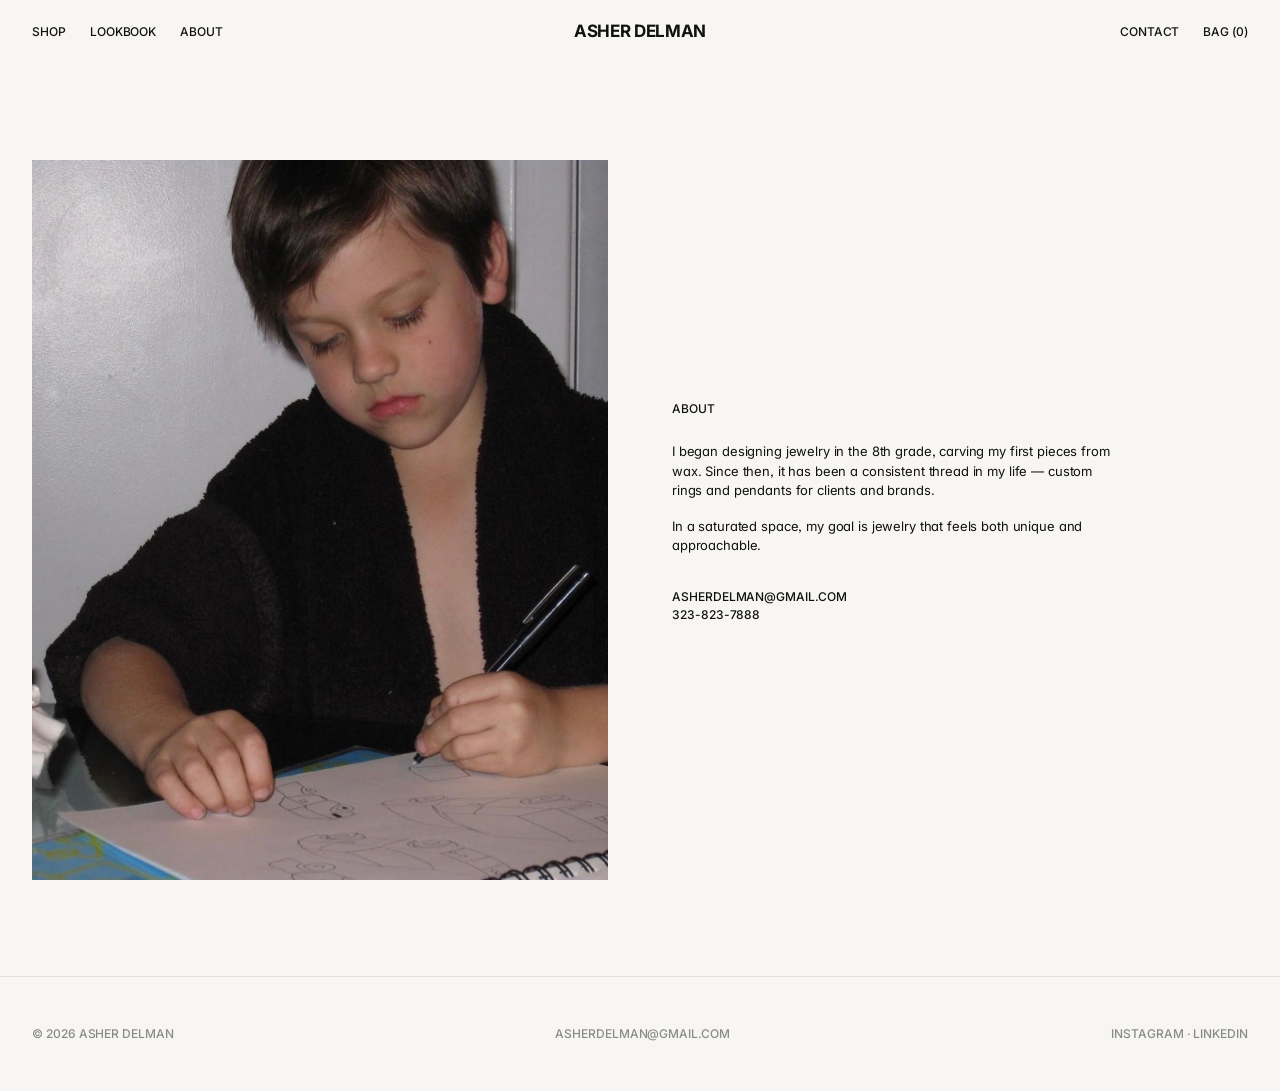
<file: about.html>
<!doctype html><html lang="en"><head><meta charset="utf-8"><meta name="viewport" content="width=device-width,initial-scale=1"><title>About — Asher Delman</title><link rel="stylesheet" href="style.css"></head><body>
<header class="up"><nav class="l"><a href="shop.html">Shop</a><a href="lookbook.html">Lookbook</a><a href="about.html">About</a></nav><a class="logo" href="index.html">Asher Delman</a><nav class="r"><a href="shop.html" class="m-only">Shop</a><a href="about.html#contact">Contact</a><a href="#">Bag (0)</a></nav></header>
<section class="about"><img src="assets/site2.jpeg" alt=""><div><p class="up" style="margin-bottom:24px">About</p><p>I began designing jewelry in the 8th grade, carving my first pieces from wax. Since then, it has been a consistent thread in my life — custom rings and pendants for clients and brands.</p><p>In a saturated space, my goal is jewelry that feels both unique and approachable.</p><p id="contact" class="up" style="margin-top:32px">asherdelman@gmail.com<br>323-823-7888</p></div></section><footer class="up"><span>© 2026 Asher Delman</span><span>asherdelman@gmail.com</span><span>Instagram · LinkedIn</span></footer></body></html>
</file>
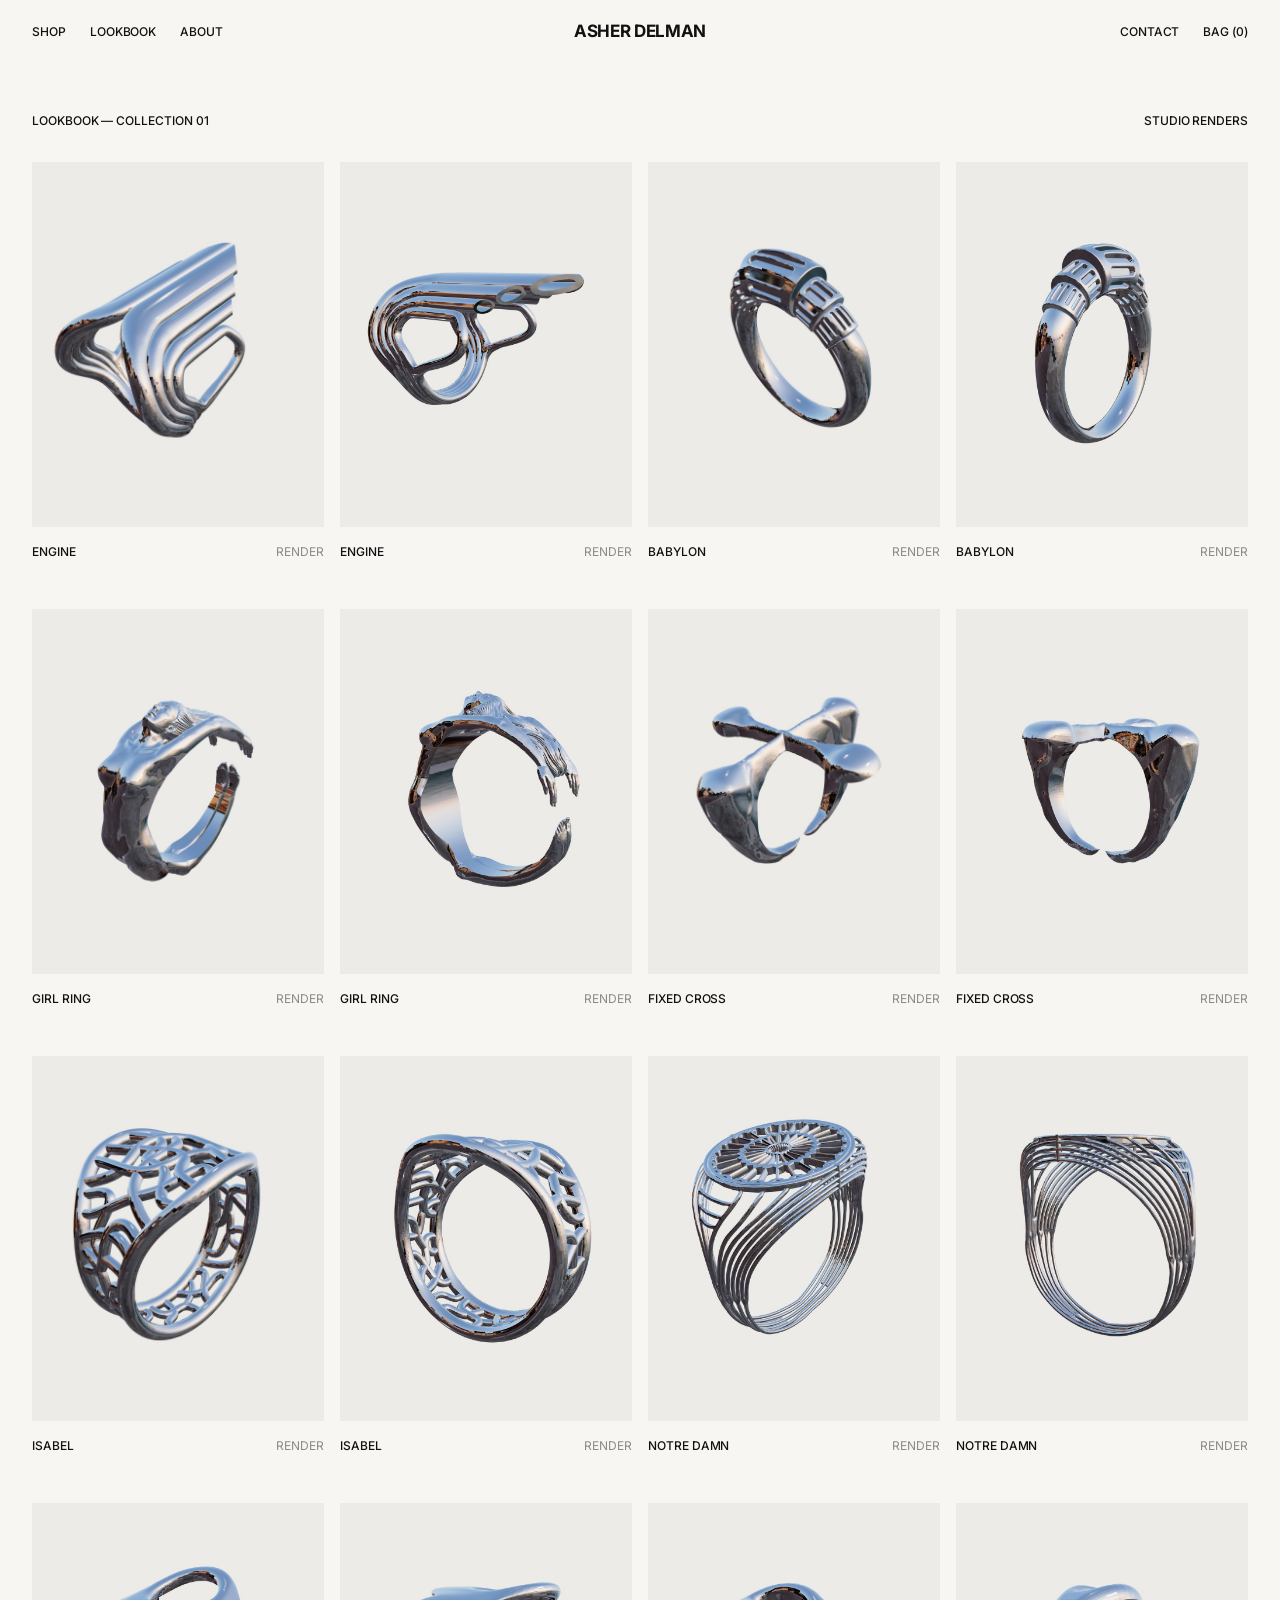
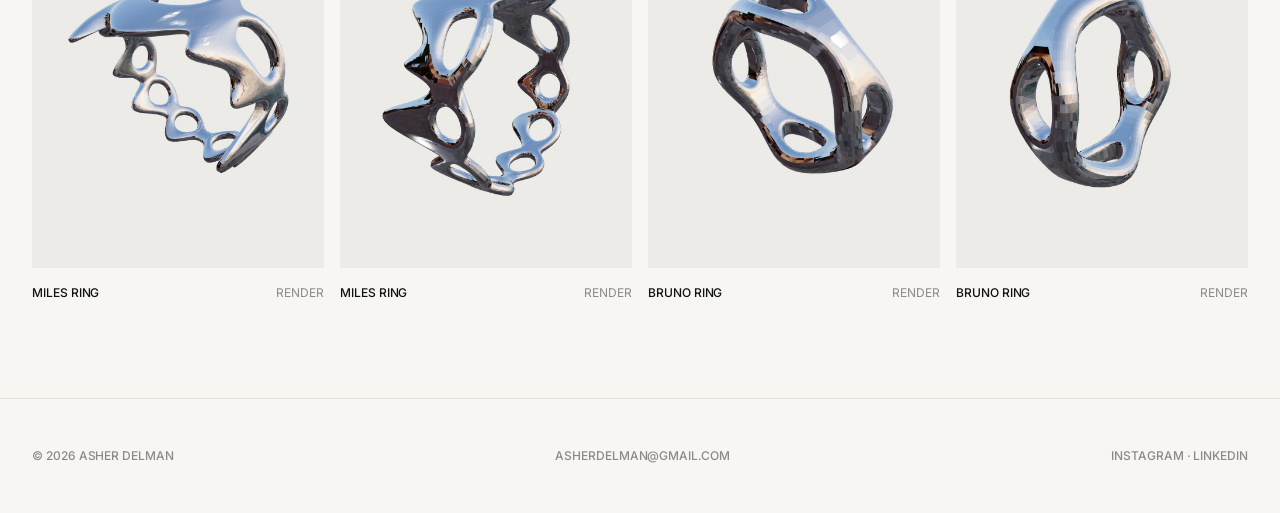
<file: lookbook.html>
<!doctype html><html lang="en"><head><meta charset="utf-8"><meta name="viewport" content="width=device-width,initial-scale=1"><title>Lookbook — Asher Delman</title><link rel="stylesheet" href="style.css"></head><body>
<header class="up"><nav class="l"><a href="shop.html">Shop</a><a href="lookbook.html">Lookbook</a><a href="about.html">About</a></nav><a class="logo" href="index.html">Asher Delman</a><nav class="r"><a href="shop.html" class="m-only">Shop</a><a href="about.html#contact">Contact</a><a href="#">Bag (0)</a></nav></header>
<section class="sec" style="padding-top:48px"><div class="head up"><span>Lookbook — Collection 01</span><span>Studio renders</span></div><div class="grid"><a class="card up" href="product.html?r=engine"><div class="im"><img src="renders/engine-a.jpg" alt="Engine — 3D render" loading="lazy"></div><div class="m"><span>Engine</span><span>Render</span></div></a><a class="card up" href="product.html?r=engine"><div class="im"><img src="renders/engine-b.jpg" alt="Engine — 3D render" loading="lazy"></div><div class="m"><span>Engine</span><span>Render</span></div></a><a class="card up" href="product.html?r=babylon"><div class="im"><img src="renders/babylon-a.jpg" alt="Babylon — 3D render" loading="lazy"></div><div class="m"><span>Babylon</span><span>Render</span></div></a><a class="card up" href="product.html?r=babylon"><div class="im"><img src="renders/babylon-b.jpg" alt="Babylon — 3D render" loading="lazy"></div><div class="m"><span>Babylon</span><span>Render</span></div></a><a class="card up" href="product.html?r=girl-ring"><div class="im"><img src="renders/girl-ring-a.jpg" alt="Girl Ring — 3D render" loading="lazy"></div><div class="m"><span>Girl Ring</span><span>Render</span></div></a><a class="card up" href="product.html?r=girl-ring"><div class="im"><img src="renders/girl-ring-b.jpg" alt="Girl Ring — 3D render" loading="lazy"></div><div class="m"><span>Girl Ring</span><span>Render</span></div></a><a class="card up" href="product.html?r=fixed-cross"><div class="im"><img src="renders/fixed-cross-a.jpg" alt="Fixed Cross — 3D render" loading="lazy"></div><div class="m"><span>Fixed Cross</span><span>Render</span></div></a><a class="card up" href="product.html?r=fixed-cross"><div class="im"><img src="renders/fixed-cross-b.jpg" alt="Fixed Cross — 3D render" loading="lazy"></div><div class="m"><span>Fixed Cross</span><span>Render</span></div></a><a class="card up" href="product.html?r=isabel"><div class="im"><img src="renders/isabel-a.jpg" alt="Isabel — 3D render" loading="lazy"></div><div class="m"><span>Isabel</span><span>Render</span></div></a><a class="card up" href="product.html?r=isabel"><div class="im"><img src="renders/isabel-b.jpg" alt="Isabel — 3D render" loading="lazy"></div><div class="m"><span>Isabel</span><span>Render</span></div></a><a class="card up" href="product.html?r=notre-damn"><div class="im"><img src="renders/notre-damn-a.jpg" alt="Notre Damn — 3D render" loading="lazy"></div><div class="m"><span>Notre Damn</span><span>Render</span></div></a><a class="card up" href="product.html?r=notre-damn"><div class="im"><img src="renders/notre-damn-b.jpg" alt="Notre Damn — 3D render" loading="lazy"></div><div class="m"><span>Notre Damn</span><span>Render</span></div></a><a class="card up" href="product.html?r=miles-ring"><div class="im"><img src="renders/miles-ring-a.jpg" alt="Miles Ring — 3D render" loading="lazy"></div><div class="m"><span>Miles Ring</span><span>Render</span></div></a><a class="card up" href="product.html?r=miles-ring"><div class="im"><img src="renders/miles-ring-b.jpg" alt="Miles Ring — 3D render" loading="lazy"></div><div class="m"><span>Miles Ring</span><span>Render</span></div></a><a class="card up" href="product.html?r=bruno-ring"><div class="im"><img src="renders/bruno-ring-a.jpg" alt="Bruno Ring — 3D render" loading="lazy"></div><div class="m"><span>Bruno Ring</span><span>Render</span></div></a><a class="card up" href="product.html?r=bruno-ring"><div class="im"><img src="renders/bruno-ring-b.jpg" alt="Bruno Ring — 3D render" loading="lazy"></div><div class="m"><span>Bruno Ring</span><span>Render</span></div></a></div></section><footer class="up"><span>© 2026 Asher Delman</span><span>asherdelman@gmail.com</span><span>Instagram · LinkedIn</span></footer></body></html>
</file>
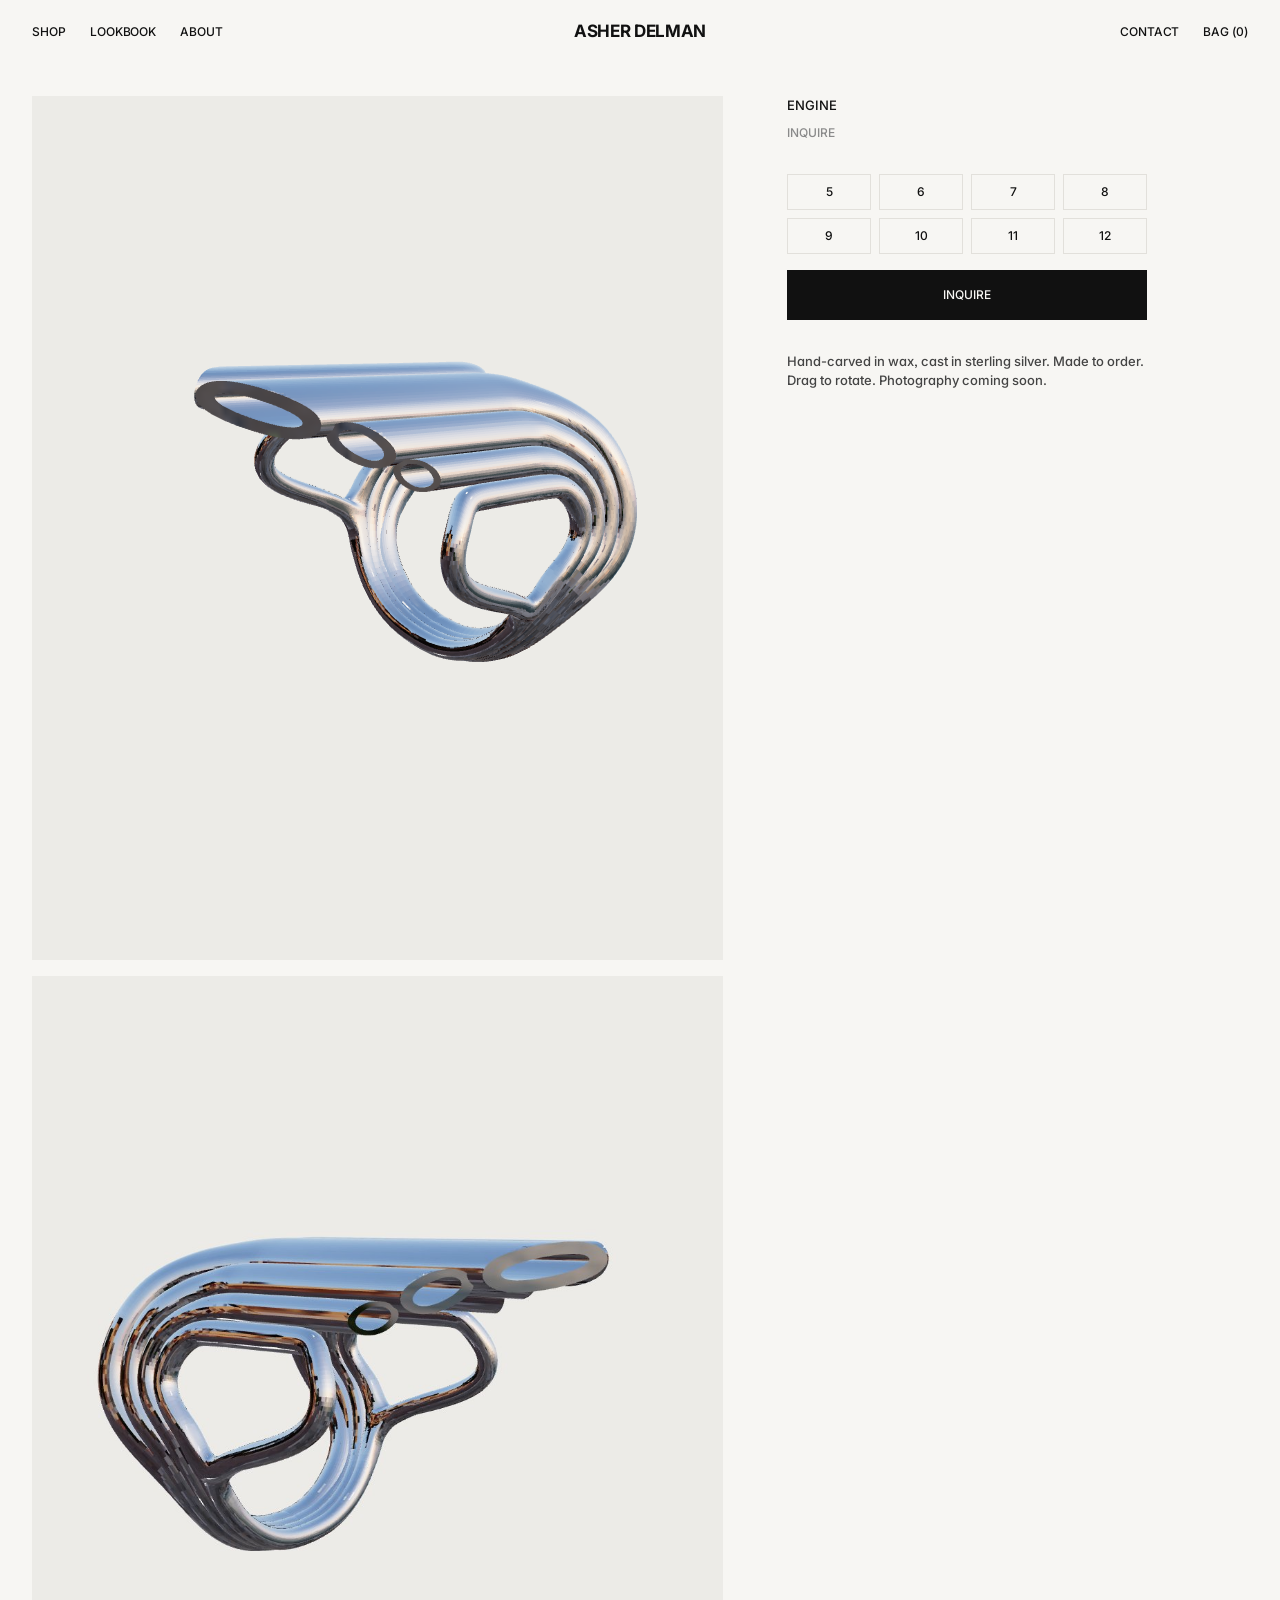
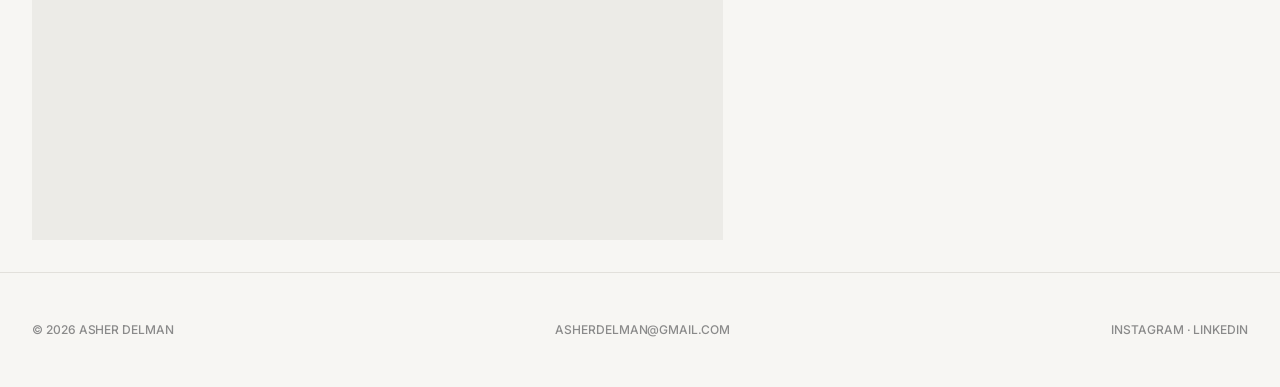
<file: product.html>
<!doctype html><html lang="en"><head><meta charset="utf-8"><meta name="viewport" content="width=device-width,initial-scale=1"><title>Ring — Asher Delman</title><link rel="stylesheet" href="style.css"><script type="importmap">{"imports":{"three":"./vendor/three.module.js","three/addons/":"./vendor/addons/"}}</script></head><body>
<header class="up"><nav class="l"><a href="shop.html">Shop</a><a href="lookbook.html">Lookbook</a><a href="about.html">About</a></nav><a class="logo" href="index.html">Asher Delman</a><nav class="r"><a href="shop.html" class="m-only">Shop</a><a href="about.html#contact">Contact</a><a href="#">Bag (0)</a></nav></header><section class="pdp"><div><div class="stage"><div class="viewer" id="v" data-scale="1.2"></div></div><img id="still" class="still" alt="" hidden></div><div class="info up"><h1 id="nm"></h1><p style="color:#8a8a8a">Inquire</p><div class="sizes"><span>5</span><span>6</span><span>7</span><span>8</span><span>9</span><span>10</span><span>11</span><span>12</span></div><a class="btn" href="about.html#contact">Inquire</a><p class="desc" style="text-transform:none;letter-spacing:0;font-size:13px">Hand-carved in wax, cast in sterling silver. Made to order. Drag to rotate. Photography coming soon.</p></div></section>
<script>const P=[{"slug": "engine", "name": "Engine"}, {"slug": "babylon", "name": "Babylon"}, {"slug": "girl-ring", "name": "Girl Ring"}, {"slug": "fixed-cross", "name": "Fixed Cross"}, {"slug": "bruno-ring", "name": "Bruno Ring"}, {"slug": "jewelry-model", "name": "Jewelry Model"}, {"slug": "miles-ring", "name": "Miles Ring"}, {"slug": "a-ring", "name": "A Ring"}, {"slug": "isabel", "name": "Isabel"}, {"slug": "notre-damn", "name": "Notre Damn"}, {"slug": "ring-recovered", "name": "Ring Recovered"}, {"slug": "rng", "name": "RNG"}, {"slug": "sfg", "name": "SFG"}, {"slug": "yay", "name": "Yay"}, {"slug": "tos", "name": "TOS"}, {"slug": "untitled", "name": "Untitled"}],s=new URLSearchParams(location.search).get('r')||P[0].slug,p=P.find(x=>x.slug==s)||P[0];document.getElementById('v').dataset.model='models/'+p.slug+'.stl';document.getElementById('nm').textContent=p.name;document.title=p.name+' — Asher Delman';const R=["engine", "babylon", "girl-ring", "fixed-cross", "isabel", "notre-damn", "miles-ring", "bruno-ring"];if(R.includes(p.slug)){const i=document.getElementById('still');i.src='renders/'+p.slug+'-b.jpg';i.alt=p.name+' — 3D render';i.hidden=false}</script><script type="module" src="viewer.js"></script><footer class="up"><span>© 2026 Asher Delman</span><span>asherdelman@gmail.com</span><span>Instagram · LinkedIn</span></footer></body></html>
</file>
<file: style.css>
@font-face{font-family:"Inter";src:url(fonts/Inter-var.woff2) format("woff2");font-weight:100 900;font-display:swap}
:root{--bg:#f7f6f3;--ink:#111;--mute:#8a8a8a;--line:#e2e0db}
*{box-sizing:border-box;margin:0;padding:0}
body{background:var(--bg);color:var(--ink);font:400 13px/1.5 "Inter","Helvetica Neue",Helvetica,Arial,sans-serif;font-feature-settings:"cv11","ss03";letter-spacing:-.01em;-webkit-font-smoothing:antialiased}
a{color:inherit;text-decoration:none}
.up{text-transform:uppercase;letter-spacing:-.005em;font-size:12px;font-weight:500}
header{display:grid;grid-template-columns:1fr auto 1fr;align-items:center;height:64px;padding:0 32px}
header nav{display:flex;gap:24px}header nav.r{justify-content:flex-end}
.logo{font-size:17px;font-weight:700;letter-spacing:-.02em;text-transform:uppercase}
.hero{height:calc(100vh - 64px);min-height:480px}
.hero img{width:100%;height:100%;object-fit:cover;display:block}
.sec{padding:96px 32px}
.head{display:flex;justify-content:space-between;margin-bottom:32px}
.grid{display:grid;grid-template-columns:repeat(4,1fr);gap:48px 16px}
.card .im{aspect-ratio:4/5;background:#ecebe7;overflow:hidden}
.card img{width:100%;height:100%;object-fit:cover;display:block}
.card .m{display:flex;justify-content:space-between;padding-top:16px}
.card .m span:last-child{color:var(--mute);font-weight:400}
.statement{max-width:560px;margin:0 auto;text-align:center;padding:96px 32px;font-size:15px}
.statement a{display:inline-block;margin-top:24px;border-bottom:1px solid;padding-bottom:4px}
.pdp{display:grid;grid-template-columns:3fr 2fr;gap:64px;padding:32px}
.pdp img{width:100%;aspect-ratio:4/5;object-fit:cover;display:block}
.info{position:sticky;top:96px;align-self:start;max-width:360px}
.info h1{font-size:13px;font-weight:500;margin-bottom:8px}
.sizes{display:grid;grid-template-columns:repeat(4,1fr);gap:8px;margin:32px 0 16px}
.sizes span{border:1px solid var(--line);text-align:center;padding:8px 0}
.btn{display:block;width:100%;background:var(--ink);color:var(--bg);padding:16px;text-align:center}
.desc{margin-top:32px;color:#444}
.about{display:grid;grid-template-columns:1fr 1fr;gap:64px;padding:96px 32px;align-items:center}
.about img{width:100%;aspect-ratio:4/5;object-fit:cover}
.about p{max-width:440px;margin-bottom:16px}
footer{display:flex;justify-content:space-between;padding:48px 32px;border-top:1px solid var(--line);color:var(--mute)}
@media(max-width:760px){header{padding:0 16px;grid-template-columns:auto 1fr}header nav.l{display:none}header nav.r{gap:16px}
.hero{height:70vh}.sec{padding:64px 16px}.grid{grid-template-columns:1fr 1fr;gap:32px 8px}.card .m{flex-direction:column;padding-top:8px}
.pdp,.about{grid-template-columns:1fr;gap:32px;padding:16px}.about{padding:48px 16px}footer{flex-direction:column;gap:8px;padding:32px 16px}}
.m-only{display:none}@media(max-width:760px){.m-only{display:inline}}
.viewer{width:100%;height:100%;position:relative;cursor:grab}
.viewer canvas{width:100%!important;height:100%!important;display:block}
.viewer:not(.loaded)::after{content:"Loading";position:absolute;inset:0;display:grid;place-items:center;font-size:10px;color:#8a8a8a}
.pager{display:flex;justify-content:center;gap:32px;margin-top:64px}.pager button{background:none;border:0;font:inherit;letter-spacing:inherit;text-transform:inherit;cursor:pointer}.pager button:disabled{color:#bbb;cursor:default}
.pdp .stage{aspect-ratio:4/5;background:#ecebe7}
.still{width:100%;aspect-ratio:4/5;object-fit:cover;display:block;margin-top:16px}
</file>
